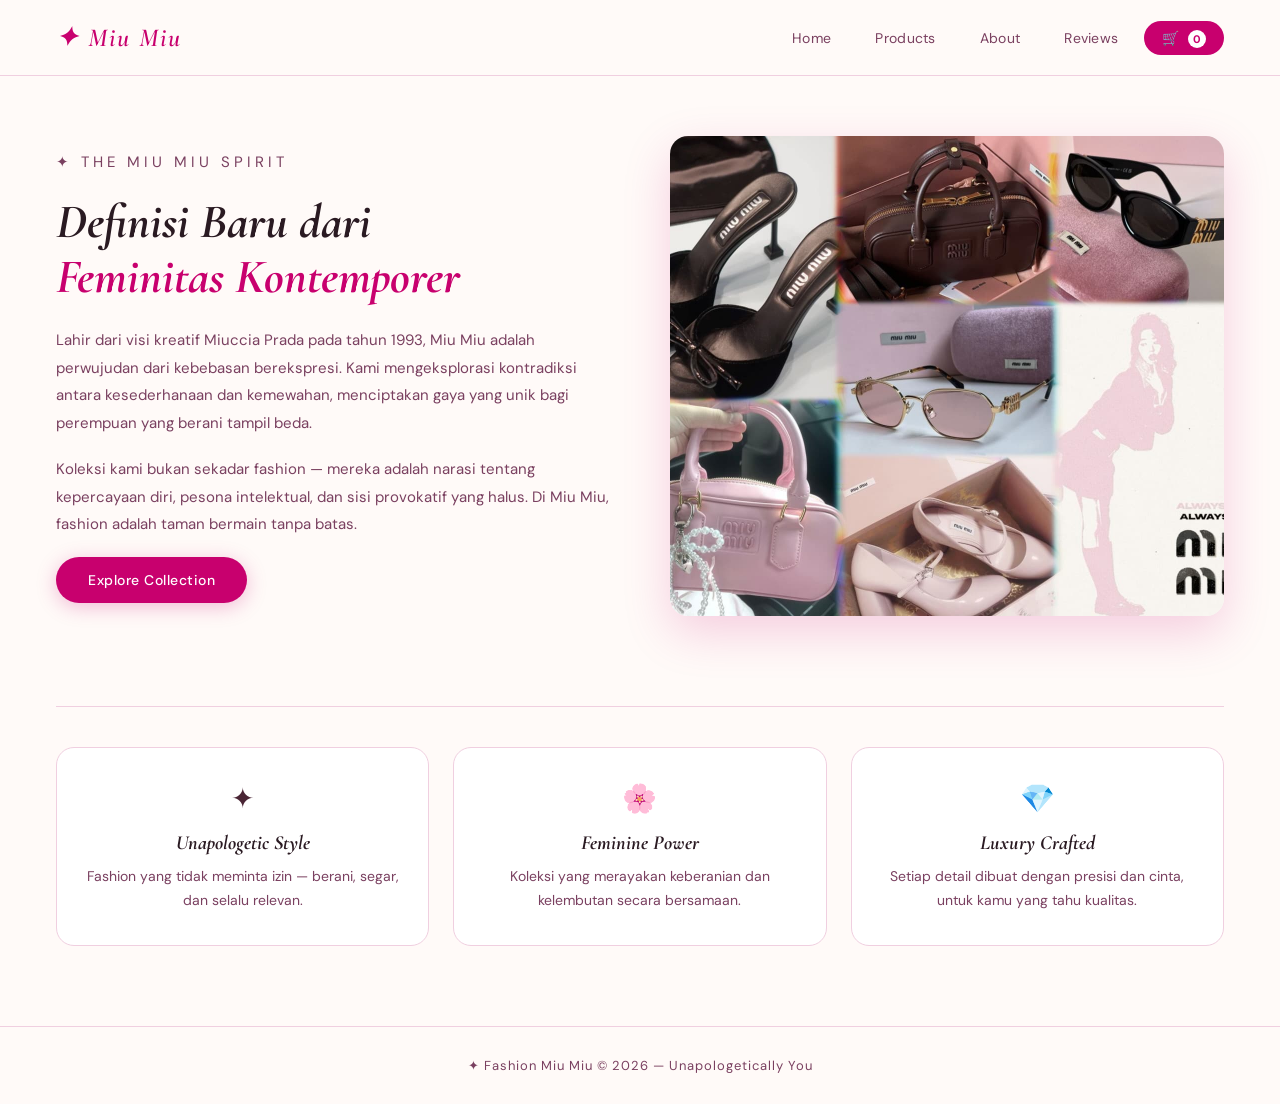
<file: About.html>
<!DOCTYPE html>
<html lang="id">
<head>
    <meta charset="UTF-8">
    <meta name="viewport" content="width=device-width, initial-scale=1.0">
    <title>About — Miu Miu</title>
    <link rel="stylesheet" href="Style.css">
    <link href="https://fonts.googleapis.com/css2?family=Cormorant+Garamond:ital,wght@0,400;0,600;1,400;1,600&family=DM+Sans:wght@300;400;500&display=swap" rel="stylesheet">
</head>
<body>
    <nav class="navbar">
        <div class="brand">✦ Miu Miu</div>
        <ul class="menu">
            <li><a href="index.html" class="nav-link">Home</a></li>
            <li><a href="My_Glasses.html" class="nav-link">Products</a></li>
            <li><a href="About.html" class="nav-link">About</a></li>
            <li><a href="Review.html" class="nav-link">Reviews</a></li>
            <li><a href="Cart.html" class="nav-link cart-icon">🛒 <span class="cart-count" id="cartCount">0</span></a></li>        </ul>
    </nav>

    <section class="about-page">
        <div class="about-hero">
            <div class="about-text-block">
                <p class="section-tag">✦ The Miu Miu Spirit</p>
                <h2>Definisi Baru dari<br><em>Feminitas Kontemporer</em></h2>
                <p>Lahir dari visi kreatif Miuccia Prada pada tahun 1993, Miu Miu adalah perwujudan dari kebebasan berekspresi. Kami mengeksplorasi kontradiksi antara kesederhanaan dan kemewahan, menciptakan gaya yang unik bagi perempuan yang berani tampil beda.</p>
                <p>Koleksi kami bukan sekadar fashion — mereka adalah narasi tentang kepercayaan diri, pesona intelektual, dan sisi provokatif yang halus. Di Miu Miu, fashion adalah taman bermain tanpa batas.</p>
                <a href="My_Glasses.html" class="btn-primary">Explore Collection</a>
            </div>
            <div class="about-img-block">
                <div class="about-img-frame">
                    <img src="Latar Depan.jpeg" alt="Miu Miu">
                </div>
            </div>
        </div>

        <div class="values-grid">
            <div class="value-card">
                <span class="val-icon">✦</span>
                <h4>Unapologetic Style</h4>
                <p>Fashion yang tidak meminta izin — berani, segar, dan selalu relevan.</p>
            </div>
            <div class="value-card">
                <span class="val-icon">🌸</span>
                <h4>Feminine Power</h4>
                <p>Koleksi yang merayakan keberanian dan kelembutan secara bersamaan.</p>
            </div>
            <div class="value-card">
                <span class="val-icon">💎</span>
                <h4>Luxury Crafted</h4>
                <p>Setiap detail dibuat dengan presisi dan cinta, untuk kamu yang tahu kualitas.</p>
            </div>
        </div>
    </section>

    <footer class="footer"><p>✦ Fashion Miu Miu &copy; 2026 — Unapologetically You</p></footer>
    <script>
        document.getElementById('cartCount').textContent = JSON.parse(localStorage.getItem('cart') || '[]').length;
    </script>
</body>
</html>
</file>
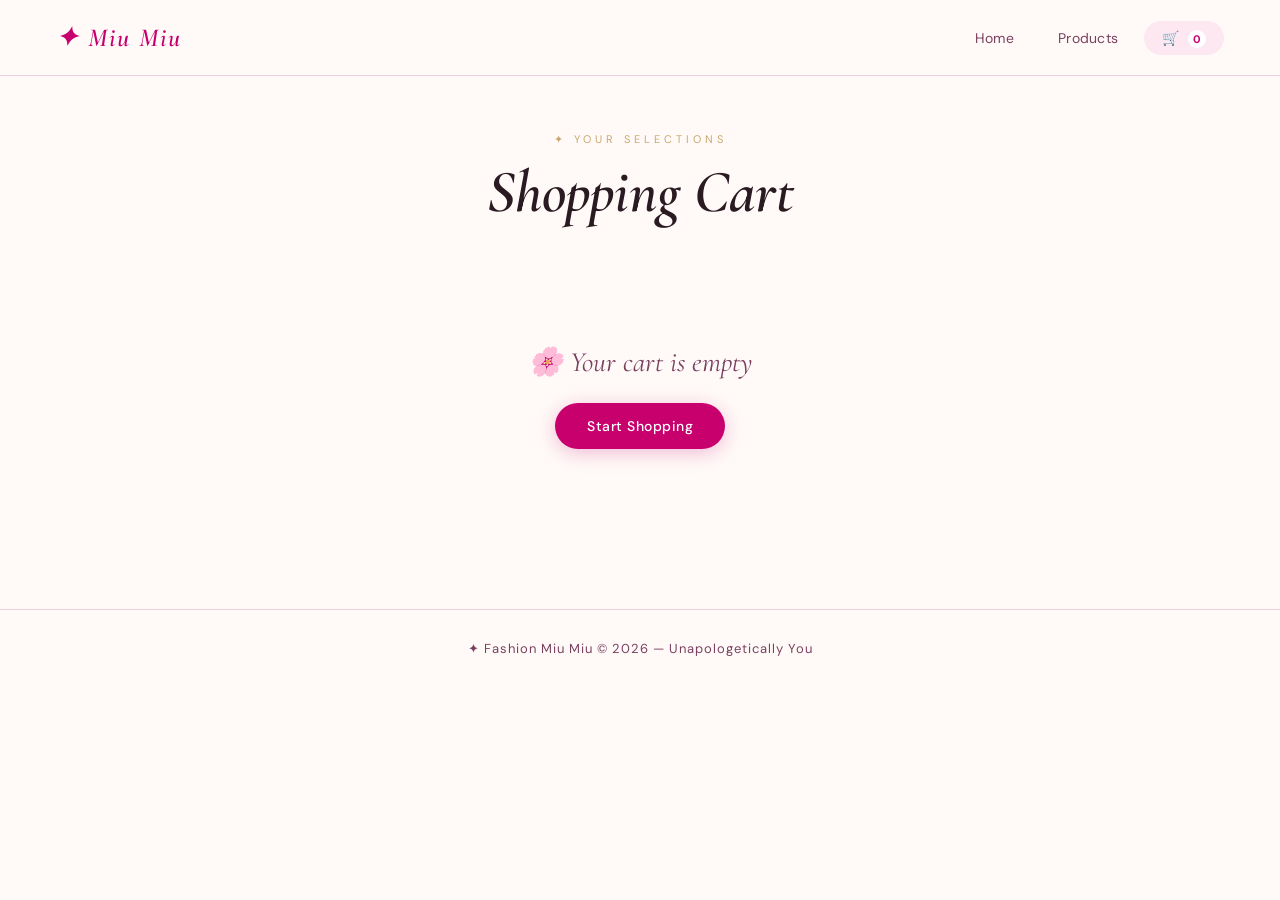
<file: Cart.html>
<!DOCTYPE html>
<html lang="id">
<head>
    <meta charset="UTF-8">
    <meta name="viewport" content="width=device-width, initial-scale=1.0">
    <title>Cart — Miu Miu</title>
    <link rel="stylesheet" href="Style.css">
    <link href="https://fonts.googleapis.com/css2?family=Cormorant+Garamond:ital,wght@0,400;0,600;1,400;1,600&family=DM+Sans:wght@300;400;500&display=swap" rel="stylesheet">
</head>
<body>
    <nav class="navbar">
        <div class="brand">✦ Miu Miu</div>
        <ul class="menu">
            <li><a href="Index.html" class="nav-link">Home</a></li>
            <li><a href="My_Glasses.html" class="nav-link">Products</a></li>
            <li><a href="Cart.html" class="nav-link cart-icon active">🛒 <span class="cart-count" id="cartCount">0</span></a></li>
        </ul>
    </nav>

    <section class="cart-page">
        <div class="page-header">
            <p class="section-tag">✦ Your Selections</p>
            <h2>Shopping Cart</h2>
        </div>

        <div class="cart-layout">
            <div class="cart-items" id="cartItems">
                <!-- Rendered by JS -->
            </div>

            <div class="cart-summary">
                <h3>Order Summary</h3>
                <div class="summary-row"><span>Subtotal</span><span id="subtotal">Rp0</span></div>
                <div class="summary-row"><span>Shipping</span><span>Free ✦</span></div>
                <div class="summary-divider"></div>
                <div class="summary-row total"><span>Total</span><span id="total">Rp0</span></div>
                <a href="Checkout.html" class="btn-primary full" id="checkoutBtn">Checkout →</a>
                <a href="My_Glasses.html" class="btn-ghost full" style="margin-top:10px">Continue Shopping</a>
            </div>
        </div>

        <div class="cart-empty" id="cartEmpty" style="display:none">
            <p>🌸 Your cart is empty</p>
            <a href="My_Glasses.html" class="btn-primary">Start Shopping</a>
        </div>
    </section>

    <footer class="footer"><p>✦ Fashion Miu Miu &copy; 2026 — Unapologetically You</p></footer>

    <script>
        function formatIDR(n) { return 'Rp' + n.toLocaleString('id-ID'); }

        function renderCart() {
            let cart = JSON.parse(localStorage.getItem('cart') || '[]');
            const container = document.getElementById('cartItems');
            const empty = document.getElementById('cartEmpty');
            const layout = document.querySelector('.cart-layout');
            document.getElementById('cartCount').textContent = cart.length;

            if (cart.length === 0) {
                layout.style.display = 'none';
                empty.style.display = 'block';
                return;
            }

            let total = 0;
            container.innerHTML = cart.map((item, i) => {
                total += item.price;
                return `
                <div class="cart-item">
                    <img src="${item.img}" alt="${item.name}">
                    <div class="cart-item-info">
                        <h4>${item.name}</h4>
                        <p class="price">${formatIDR(item.price)}</p>
                    </div>
                    <button class="remove-btn" onclick="removeItem(${i})">✕</button>
                </div>`;
            }).join('');

            document.getElementById('subtotal').textContent = formatIDR(total);
            document.getElementById('total').textContent = formatIDR(total);
        }

        function removeItem(i) {
            let cart = JSON.parse(localStorage.getItem('cart') || '[]');
            cart.splice(i, 1);
            localStorage.setItem('cart', JSON.stringify(cart));
            renderCart();
        }

        renderCart();
    </script>
</body>
</html>
</file>
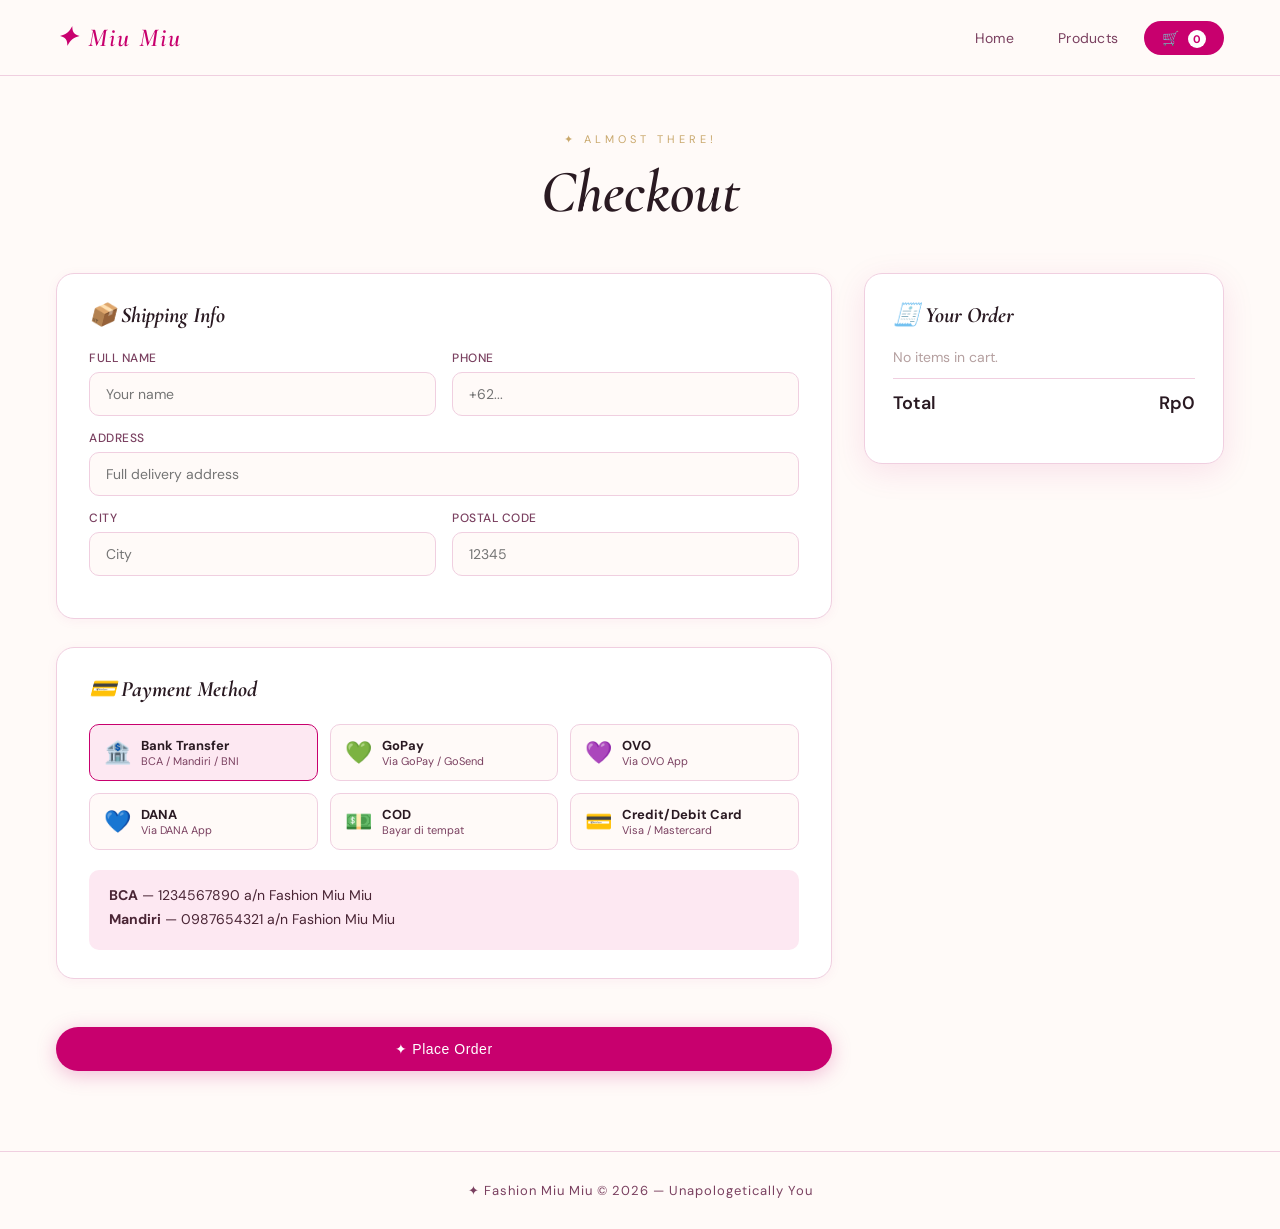
<file: Checkout.html>
<!DOCTYPE html>
<html lang="id">
<head>
    <meta charset="UTF-8">
    <meta name="viewport" content="width=device-width, initial-scale=1.0">
    <title>Checkout — Miu Miu</title>
    <link rel="stylesheet" href="Style.css">
    <link href="https://fonts.googleapis.com/css2?family=Cormorant+Garamond:ital,wght@0,400;0,600;1,400;1,600&family=DM+Sans:wght@300;400;500&display=swap" rel="stylesheet">
</head>
<body>
    <nav class="navbar">
        <div class="brand">✦ Miu Miu</div>
        <ul class="menu">
            <li><a href="Index.html" class="nav-link">Home</a></li>
            <li><a href="My_Glasses.html" class="nav-link">Products</a></li>
            <li><a href="Cart.html" class="nav-link cart-icon">🛒 <span class="cart-count" id="cartCount">0</span></a></li>
        </ul>
    </nav>

    <section class="checkout-page">
        <div class="page-header">
            <p class="section-tag">✦ Almost There!</p>
            <h2>Checkout</h2>
        </div>

        <div class="checkout-layout">
            <div class="checkout-form">
                <div class="form-section">
                    <h3>📦 Shipping Info</h3>
                    <div class="form-row">
                        <div class="form-group">
                            <label>Full Name</label>
                            <input type="text" id="name" placeholder="Your name">
                        </div>
                        <div class="form-group">
                            <label>Phone</label>
                            <input type="text" id="phone" placeholder="+62...">
                        </div>
                    </div>
                    <div class="form-group">
                        <label>Address</label>
                        <input type="text" id="address" placeholder="Full delivery address">
                    </div>
                    <div class="form-row">
                        <div class="form-group">
                            <label>City</label>
                            <input type="text" id="city" placeholder="City">
                        </div>
                        <div class="form-group">
                            <label>Postal Code</label>
                            <input type="text" id="postal" placeholder="12345">
                        </div>
                    </div>
                </div>

                <div class="form-section">
                    <h3>💳 Payment Method</h3>
                    <div class="payment-methods">
                        <label class="pay-option">
                            <input type="radio" name="payment" value="transfer" checked>
                            <div class="pay-card selected">
                                <span class="pay-icon">🏦</span>
                                <div><strong>Bank Transfer</strong><p>BCA / Mandiri / BNI</p></div>
                            </div>
                        </label>
                        <label class="pay-option">
                            <input type="radio" name="payment" value="gopay">
                            <div class="pay-card">
                                <span class="pay-icon">💚</span>
                                <div><strong>GoPay</strong><p>Via GoPay / GoSend</p></div>
                            </div>
                        </label>
                        <label class="pay-option">
                            <input type="radio" name="payment" value="ovo">
                            <div class="pay-card">
                                <span class="pay-icon">💜</span>
                                <div><strong>OVO</strong><p>Via OVO App</p></div>
                            </div>
                        </label>
                        <label class="pay-option">
                            <input type="radio" name="payment" value="dana">
                            <div class="pay-card">
                                <span class="pay-icon">💙</span>
                                <div><strong>DANA</strong><p>Via DANA App</p></div>
                            </div>
                        </label>
                        <label class="pay-option">
                            <input type="radio" name="payment" value="cod">
                            <div class="pay-card">
                                <span class="pay-icon">💵</span>
                                <div><strong>COD</strong><p>Bayar di tempat</p></div>
                            </div>
                        </label>
                        <label class="pay-option">
                            <input type="radio" name="payment" value="card">
                            <div class="pay-card">
                                <span class="pay-icon">💳</span>
                                <div><strong>Credit/Debit Card</strong><p>Visa / Mastercard</p></div>
                            </div>
                        </label>
                    </div>

                    <div class="payment-detail" id="detail-transfer">
                        <div class="bank-info">
                            <p><strong>BCA</strong> — 1234567890 a/n Fashion Miu Miu</p>
                            <p><strong>Mandiri</strong> — 0987654321 a/n Fashion Miu Miu</p>
                        </div>
                    </div>
                    <div class="payment-detail" id="detail-card" style="display:none">
                        <div class="form-group">
                            <label>Card Number</label>
                            <input type="text" placeholder="1234 5678 9012 3456" maxlength="19">
                        </div>
                        <div class="form-row">
                            <div class="form-group">
                                <label>Expiry</label>
                                <input type="text" placeholder="MM/YY" maxlength="5">
                            </div>
                            <div class="form-group">
                                <label>CVV</label>
                                <input type="text" placeholder="123" maxlength="3">
                            </div>
                        </div>
                    </div>
                </div>

                <button class="btn-primary full" onclick="placeOrder()">✦ Place Order</button>
            </div>

            <div class="order-review">
                <h3>🧾 Your Order</h3>
                <div id="orderItems"></div>
                <div class="summary-divider"></div>
                <div class="summary-row total"><span>Total</span><span id="orderTotal">Rp0</span></div>
            </div>
        </div>
    </section>

    <!-- Success Modal -->
    <div class="modal-overlay" id="successModal" style="display:none">
        <div class="modal-box">
            <div class="modal-icon">🌸</div>
            <h3>Order Placed!</h3>
            <p>Thank you! Your order is being processed.<br>We'll contact you shortly.</p>
            <a href="Struck.html" class="btn-primary" style="margin-top:16px;display:inline-block">Lihat Struk Belanja ✦</a>
        </div>
    </div>

    <footer class="footer"><p>✦ Fashion Miu Miu &copy; 2026 — Unapologetically You</p></footer>

    <script>
        function formatIDR(n) { return 'Rp' + n.toLocaleString('id-ID'); }

        var cart = JSON.parse(localStorage.getItem('cart') || '[]');
        document.getElementById('cartCount').textContent = cart.length;

        // Render order summary
        var total = 0;
        document.getElementById('orderItems').innerHTML = cart.map(function(item) {
            total += item.price;
            return '<div class="order-item"><img src="' + item.img + '" onerror="this.style.display=\'none\'"><span>' + item.name + '</span><strong>' + formatIDR(item.price) + '</strong></div>';
        }).join('') || '<p style="color:#b5a0a0;font-size:14px">No items in cart.</p>';
        document.getElementById('orderTotal').textContent = formatIDR(total);

        // Payment method toggle
        document.querySelectorAll('input[name="payment"]').forEach(function(radio) {
            radio.addEventListener('change', function() {
                document.querySelectorAll('.payment-detail').forEach(function(d) { d.style.display = 'none'; });
                var detail = document.getElementById('detail-' + this.value);
                if (detail) detail.style.display = 'block';
                document.querySelectorAll('.pay-card').forEach(function(c) { c.classList.remove('selected'); });
                this.closest('.pay-option').querySelector('.pay-card').classList.add('selected');
            });
        });

        function placeOrder() {
            var name    = document.getElementById('name').value.trim();
            var phone   = document.getElementById('phone').value.trim();
            var address = document.getElementById('address').value.trim();
            var city    = document.getElementById('city').value.trim();
            var postal  = document.getElementById('postal').value.trim();
            var payEl   = document.querySelector('input[name="payment"]:checked');
            var payment = payEl ? payEl.value : 'transfer';

            if (!name || !address) {
                alert('Mohon isi nama dan alamat pengiriman.');
                return;
            }
            if (cart.length === 0) {
                alert('Keranjang kamu kosong!');
                return;
            }

            // Save order snapshot so Struck.html can read it
            var orderData = {
                name: name, phone: phone, address: address,
                city: city, postal: postal, payment: payment,
                items: cart, total: total,
                date: new Date().toISOString()
            };
            localStorage.setItem('miumiu_last_order', JSON.stringify(orderData));
            localStorage.removeItem('cart');
            document.getElementById('cartCount').textContent = '0';

            document.getElementById('successModal').style.display = 'flex';
        }
    </script>
</body>
</html>
</file>
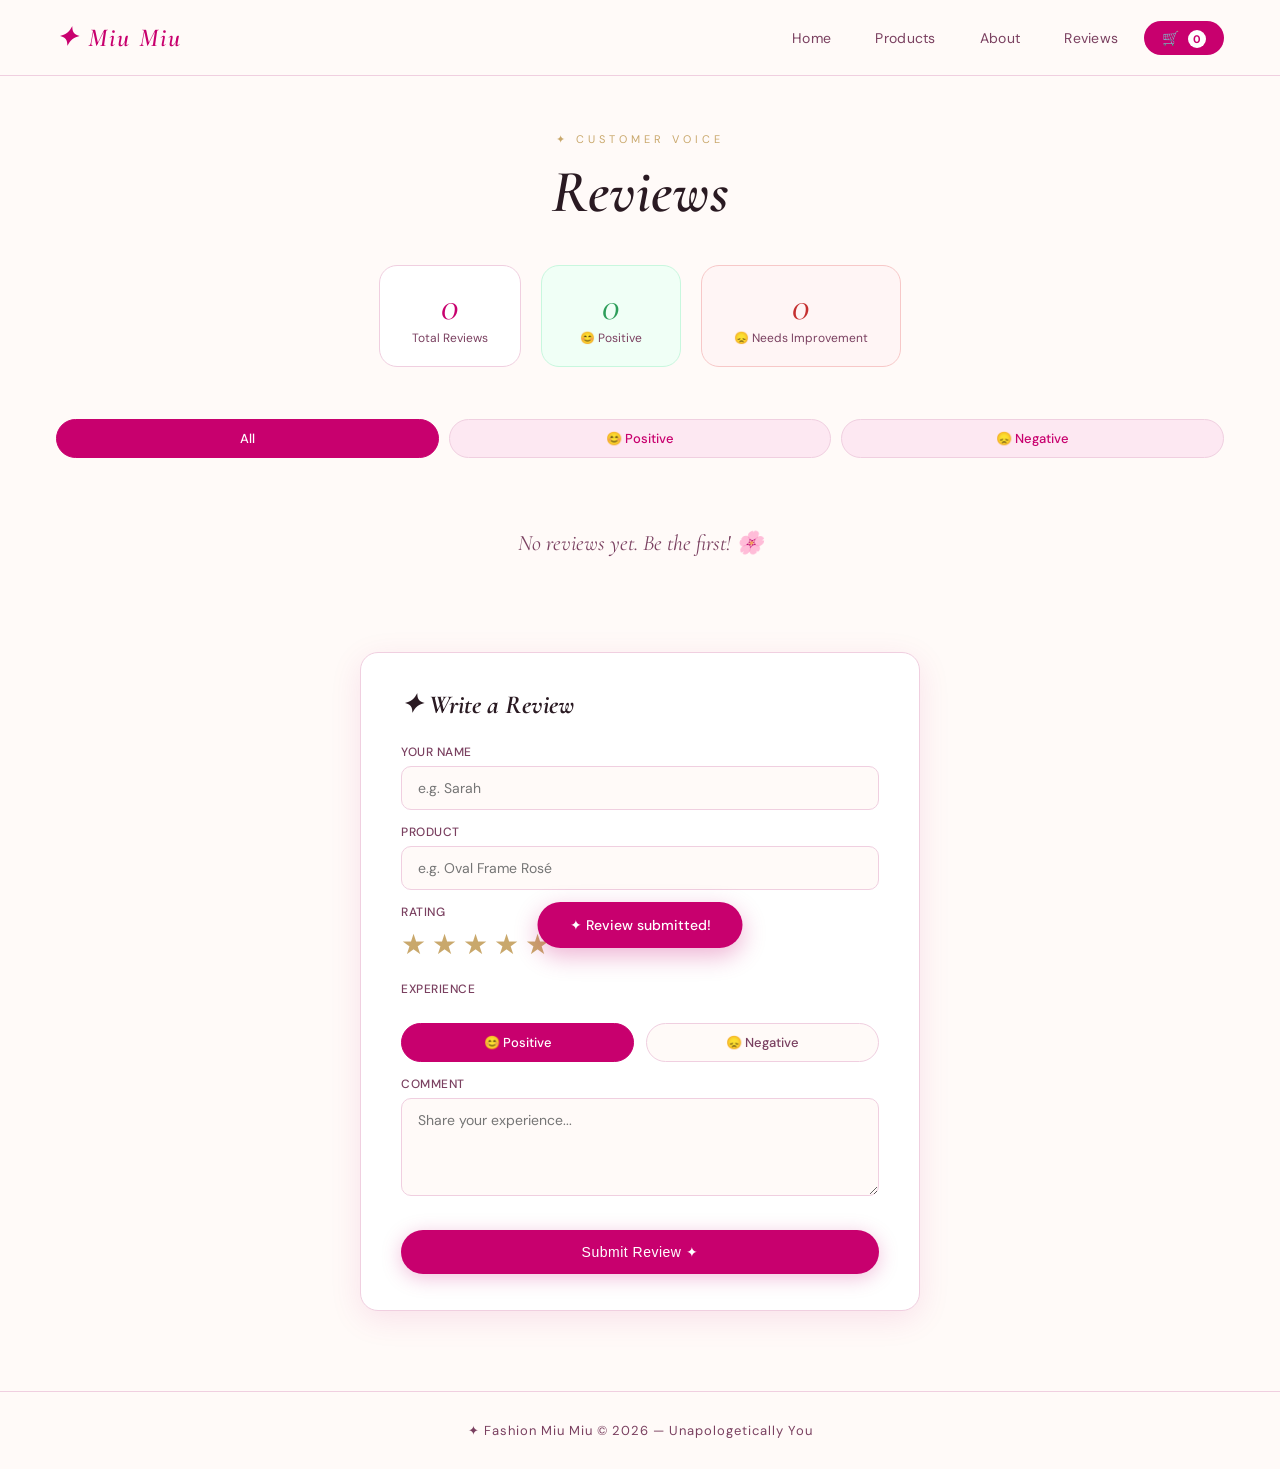
<file: Review.html>
<!DOCTYPE html>
<html lang="id">
<head>
    <meta charset="UTF-8">
    <meta name="viewport" content="width=device-width, initial-scale=1.0">
    <title>Reviews — Miu Miu</title>
    <link rel="stylesheet" href="Style.css">
    <link href="https://fonts.googleapis.com/css2?family=Cormorant+Garamond:ital,wght@0,400;0,600;1,400;1,600&family=DM+Sans:wght@300;400;500&display=swap" rel="stylesheet">
</head>
<body>
    <nav class="navbar">
        <div class="brand">✦ Miu Miu</div>
        <ul class="menu">
            <li><a href="Index.html" class="nav-link">Home</a></li>
            <li><a href="My_Glasses.html" class="nav-link">Products</a></li>
            <li><a href="About.html" class="nav-link">About</a></li>
            <li><a href="Review.html" class="nav-link">Reviews</a></li>
            <li><a href="Cart.html" class="nav-link cart-icon">🛒 <span class="cart-count" id="cartCount">0</span></a></li>        </ul>
    </nav>

    <section class="review-page">
        <div class="page-header">
            <p class="section-tag">✦ Customer Voice</p>
            <h2>Reviews</h2>
        </div>

        <!-- Stats Bar -->
        <div class="review-stats">
            <div class="stat-box">
                <span class="stat-num" id="totalCount">0</span>
                <span class="stat-label">Total Reviews</span>
            </div>
            <div class="stat-box positive">
                <span class="stat-num" id="goodCount">0</span>
                <span class="stat-label">😊 Positive</span>
            </div>
            <div class="stat-box negative">
                <span class="stat-num" id="badCount">0</span>
                <span class="stat-label">😞 Needs Improvement</span>
            </div>
        </div>

        <!-- Filter Tabs -->
        <div class="review-tabs">
            <button class="tab-btn active" onclick="filterReviews('all', this)">All</button>
            <button class="tab-btn" onclick="filterReviews('positive', this)">😊 Positive</button>
            <button class="tab-btn" onclick="filterReviews('negative', this)">😞 Negative</button>
        </div>

        <!-- Review Cards -->
        <div class="review-grid" id="reviewList"></div>

        <!-- Write Review Form -->
        <div class="review-form-wrap">
            <h3>✦ Write a Review</h3>
            <div class="form-group">
                <label>Your Name</label>
                <input type="text" id="rName" placeholder="e.g. Sarah">
            </div>
            <div class="form-group">
                <label>Product</label>
                <input type="text" id="rProduct" placeholder="e.g. Oval Frame Rosé">
            </div>

            <!-- Star Rating -->
            <div class="form-group">
                <label>Rating</label>
                <div class="star-picker" id="starPicker">
                    <span onclick="setStar(1)">★</span>
                    <span onclick="setStar(2)">★</span>
                    <span onclick="setStar(3)">★</span>
                    <span onclick="setStar(4)">★</span>
                    <span onclick="setStar(5)">★</span>
                </div>
            </div>

            <!-- Sentiment Toggle -->
            <div class="form-group">
                <label>Experience</label>
                <div class="sentiment-toggle">
                    <button class="sent-btn active" id="sentGood" onclick="setSentiment('positive', this)">😊 Positive</button>
                    <button class="sent-btn" id="sentBad" onclick="setSentiment('negative', this)">😞 Negative</button>
                </div>
            </div>

            <div class="form-group">
                <label>Comment</label>
                <textarea id="rComment" rows="4" placeholder="Share your experience..."></textarea>
            </div>

            <button class="btn-primary" onclick="submitReview()">Submit Review ✦</button>
        </div>
    </section>

    <div class="toast" id="toast">✦ Review submitted!</div>
    <footer class="footer"><p>✦ Fashion Miu Miu &copy; 2026 — Unapologetically You</p></footer>

    <script>
        let selectedStar = 5;
        let selectedSentiment = 'positive';
        let currentFilter = 'all';

        document.getElementById('cartCount').textContent = JSON.parse(localStorage.getItem('cart') || '[]').length;

        function setStar(n) {
            selectedStar = n;
            document.querySelectorAll('#starPicker span').forEach((s, i) => {
                s.classList.toggle('active', i < n);
            });
        }
        setStar(5);

        function setSentiment(type, btn) {
            selectedSentiment = type;
            document.querySelectorAll('.sent-btn').forEach(b => b.classList.remove('active'));
            btn.classList.add('active');
        }

        function getReviews() {
            return JSON.parse(localStorage.getItem('miumiu_reviews') || '[]');
        }

        function saveReviews(reviews) {
            localStorage.setItem('miumiu_reviews', JSON.stringify(reviews));
        }

        function renderReviews(filter) {
            let reviews = getReviews();
            const list = document.getElementById('reviewList');
            const filtered = filter === 'all' ? reviews : reviews.filter(r => r.sentiment === filter);

            document.getElementById('totalCount').textContent = reviews.length;
            document.getElementById('goodCount').textContent = reviews.filter(r => r.sentiment === 'positive').length;
            document.getElementById('badCount').textContent = reviews.filter(r => r.sentiment === 'negative').length;

            if (filtered.length === 0) {
                list.innerHTML = '<p class="no-reviews">No reviews yet. Be the first! 🌸</p>';
                return;
            }

            list.innerHTML = filtered.map((r, i) => {
                const stars = '★'.repeat(r.rating) + '☆'.repeat(5 - r.rating);
                const badge = r.sentiment === 'positive'
                    ? '<span class="sent-badge positive">😊 Positive</span>'
                    : '<span class="sent-badge negative">😞 Negative</span>';
                return `
                <div class="review-card ${r.sentiment}">
                    <div class="review-top">
                        <div>
                            <strong>${r.name}</strong>
                            <small>${r.product}</small>
                        </div>
                        ${badge}
                    </div>
                    <div class="stars-display">${stars}</div>
                    <p>${r.comment}</p>
                    <div class="review-footer">
                        <small>${r.date}</small>
                        <button class="del-btn" onclick="deleteReview(${reviews.indexOf(r)})">✕</button>
                    </div>
                </div>`;
            }).join('');
        }

        function filterReviews(type, btn) {
            currentFilter = type;
            document.querySelectorAll('.tab-btn').forEach(b => b.classList.remove('active'));
            btn.classList.add('active');
            renderReviews(type);
        }

        function deleteReview(i) {
            let reviews = getReviews();
            reviews.splice(i, 1);
            saveReviews(reviews);
            renderReviews(currentFilter);
        }

        function submitReview() {
            const name = document.getElementById('rName').value.trim();
            const product = document.getElementById('rProduct').value.trim();
            const comment = document.getElementById('rComment').value.trim();
            if (!name || !comment) { alert('Please fill in your name and comment.'); return; }

            const reviews = getReviews();
            reviews.unshift({
                name, product: product || 'Miu Miu Product',
                rating: selectedStar,
                sentiment: selectedSentiment,
                comment,
                date: new Date().toLocaleDateString('id-ID', { day:'numeric', month:'long', year:'numeric' })
            });
            saveReviews(reviews);

            // Reset
            document.getElementById('rName').value = '';
            document.getElementById('rProduct').value = '';
            document.getElementById('rComment').value = '';
            setStar(5);
            setSentiment('positive', document.getElementById('sentGood'));

            const toast = document.getElementById('toast');
            toast.classList.add('show');
            setTimeout(() => toast.classList.remove('show'), 2500);
            renderReviews(currentFilter);
        }

        renderReviews('all');
    </script>
</body>
</html>
</file>
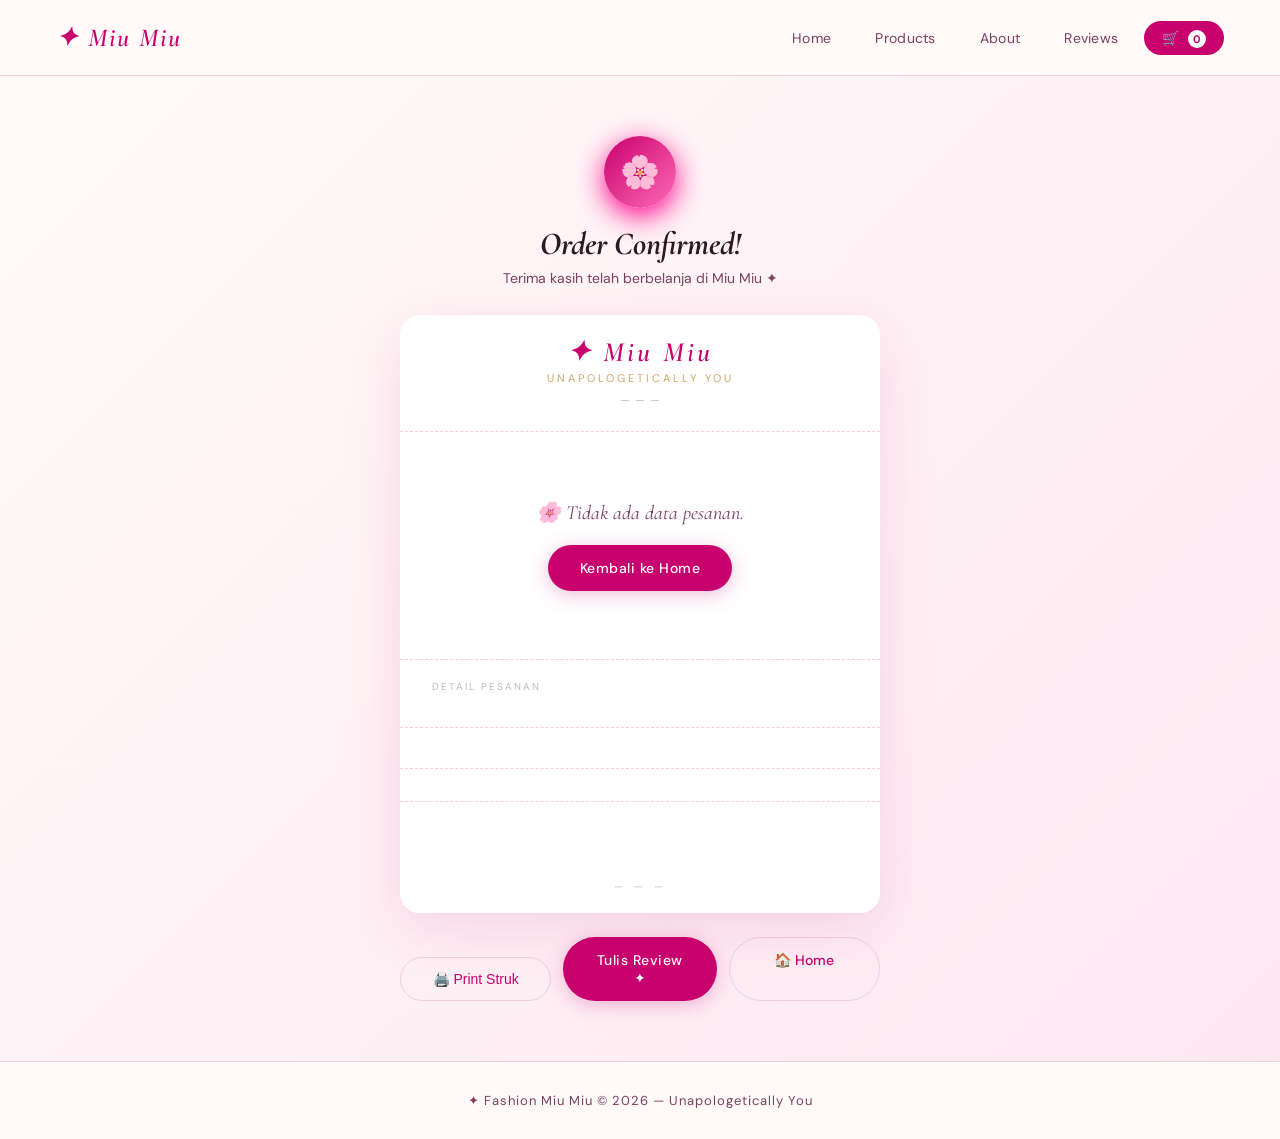
<file: Struck.html>
<!DOCTYPE html>
<html lang="id">
<head>
    <meta charset="UTF-8">
    <meta name="viewport" content="width=device-width, initial-scale=1.0">
    <title>Struk Belanja — Miu Miu</title>
    <link rel="stylesheet" href="Style.css">
    <link href="https://fonts.googleapis.com/css2?family=Cormorant+Garamond:ital,wght@0,400;0,600;1,400;1,600&family=DM+Sans:wght@300;400;500&display=swap" rel="stylesheet">
    <style>
    </style>
</head>
<body>
    <nav class="navbar">
        <div class="brand">✦ Miu Miu</div>
        <ul class="menu">
            <li><a href="Index.html" class="nav-link">Home</a></li>
            <li><a href="My_Glasses.html" class="nav-link">Products</a></li>
            <li><a href="About.html" class="nav-link">About</a></li>
            <li><a href="Review.html" class="nav-link">Reviews</a></li>
            <li><a href="Cart.html" class="nav-link cart-icon">🛒 <span class="cart-count" id="cartCount">0</span></a></li>
        </ul>
    </nav>

    <div class="receipt-page">
        <div class="receipt-wrapper">

            <div class="receipt-success-banner">
                <div class="success-icon">🌸</div>
                <h2>Order Confirmed!</h2>
                <p>Terima kasih telah berbelanja di Miu Miu ✦</p>
            </div>

            <div class="receipt-card" id="receiptCard">
                <div class="receipt-header">
                    <div class="receipt-brand">✦ Miu Miu</div>
                    <div class="receipt-tagline">Unapologetically You</div>
                    <div class="receipt-no" id="receiptNo">— — —</div>
                </div>

                <div class="receipt-info" id="receiptInfo">
                    <!-- filled by JS -->
                </div>

                <div class="receipt-items">
                    <div class="receipt-items-title">Detail Pesanan</div>
                    <div id="receiptItems">
                        <!-- filled by JS -->
                    </div>
                </div>

                <div class="receipt-totals" id="receiptTotals">
                    <!-- filled by JS -->
                </div>

                <div class="receipt-payment" id="receiptPayment">
                    <!-- filled by JS -->
                </div>

                <div class="receipt-barcode">
                    <div class="barcode-lines" id="barcode"></div>
                    <div class="barcode-text" id="barcodeText">— — —</div>
                </div>
            </div>

            <div class="receipt-actions">
                <button class="btn-ghost print-btn" onclick="window.print()">🖨️ Print Struk</button>
                <a href="Review.html" class="btn-primary">Tulis Review ✦</a>
                <a href="Index.html" class="btn-ghost" style="flex:1;min-width:140px;text-align:center">🏠 Home</a>
            </div>

        </div>
    </div>

    <footer class="footer"><p>✦ Fashion Miu Miu &copy; 2026 — Unapologetically You</p></footer>

    <script>
        // Cart count (will be 0 after order, that's fine)
        document.getElementById('cartCount').textContent = JSON.parse(localStorage.getItem('cart') || '[]').length;

        function formatIDR(n) { return 'Rp' + n.toLocaleString('id-ID'); }

        // Load order data saved at checkout
        const order = JSON.parse(localStorage.getItem('miumiu_last_order') || 'null');

        if (!order || !order.items || order.items.length === 0) {
            // No order data — show fallback
            document.getElementById('receiptInfo').innerHTML = '<div class="empty-receipt" style="grid-column:1/-1"><p>🌸 Tidak ada data pesanan.</p><a href="Index.html" class="btn-primary">Kembali ke Home</a></div>';
            document.getElementById('receiptItems').innerHTML = '';
            document.getElementById('receiptTotals').innerHTML = '';
            document.getElementById('receiptPayment').innerHTML = '';
        } else {
            // Order number
            const orderNo = 'MIU-' + Date.now().toString().slice(-8).toUpperCase();
            document.getElementById('receiptNo').textContent = 'No. ' + orderNo;

            // Barcode visual
            const barcode = document.getElementById('barcode');
            const pattern = [3,6,2,8,4,7,2,5,9,3,6,2,8,3,7,5,4,8,2,6,3,9,5,7,3,6,4,8];
            barcode.innerHTML = pattern.map(h =>
                `<div style="width:${Math.random()>0.5?2:3}px;height:${h*4+10}px;opacity:${0.7+Math.random()*0.3}"></div>`
            ).join('');
            document.getElementById('barcodeText').textContent = orderNo;

            // Info
            const paymentLabels = {
                transfer: '🏦 Bank Transfer',
                gopay: '💚 GoPay',
                ovo: '💜 OVO',
                dana: '💙 DANA',
                cod: '💵 COD',
                card: '💳 Credit/Debit Card'
            };
            const payLabel = paymentLabels[order.payment] || order.payment;
            const dateStr = new Date().toLocaleDateString('id-ID', { day:'numeric', month:'long', year:'numeric' });
            const timeStr = new Date().toLocaleTimeString('id-ID', { hour:'2-digit', minute:'2-digit' });

            document.getElementById('receiptInfo').innerHTML = `
                <div class="info-row"><label>Nama</label><span>${order.name}</span></div>
                <div class="info-row"><label>Tanggal</label><span>${dateStr}</span></div>
                <div class="info-row"><label>Telepon</label><span>${order.phone || '-'}</span></div>
                <div class="info-row"><label>Waktu</label><span>${timeStr}</span></div>
                <div class="info-row" style="grid-column:1/-1"><label>Alamat Pengiriman</label><span>${order.address}${order.city ? ', ' + order.city : ''}${order.postal ? ' ' + order.postal : ''}</span></div>
            `;

            // Items
            let subtotal = 0;
            document.getElementById('receiptItems').innerHTML = order.items.map(item => {
                subtotal += item.price;
                return `
                <div class="receipt-item">
                    <img src="${item.img}" alt="${item.name}" onerror="this.style.display='none'">
                    <div class="receipt-item-name">${item.name}</div>
                    <div class="receipt-item-price">${formatIDR(item.price)}</div>
                </div>`;
            }).join('');

            // Totals
            document.getElementById('receiptTotals').innerHTML = `
                <div class="total-row"><span>Subtotal (${order.items.length} item)</span><span>${formatIDR(subtotal)}</span></div>
                <div class="total-row"><span>Ongkos Kirim</span><span style="color:#2e9e5a">Gratis ✦</span></div>
                <div class="total-row grand"><span>Total</span><span>${formatIDR(subtotal)}</span></div>
            `;

            // Payment
            document.getElementById('receiptPayment').innerHTML = `
                <div style="margin-bottom:8px;font-size:11px;color:#bbb;text-transform:uppercase;letter-spacing:1.5px">Metode Pembayaran</div>
                <div class="payment-badge">${payLabel}</div>
                <div style="margin-top:12px;font-size:12px;color:var(--mid)">Status: <strong style="color:#2e9e5a">✓ Dikonfirmasi</strong></div>
            `;
        }
    </script>
</body>
</html>
</file>
<file: Style.css>
/* =========================================
   FASHION MIU MIU — LUXURY CUTE STYLESHEET
   ========================================= */
/*Fungsi root:Menyimpan warna, font, ukuran, shadow, Supaya bisa dipakai ulang*/
:root {
    --rose:    #c8006e;
    --rose-lt: #f7c5df;
    --rose-bg: #fff0f7;
    --blush:   #fde8f2;
    --cream:   #fffaf8;
    --dark:    #2a1a22;
    --mid:     #7a4060;
    --text:    #4a2535;
    --border:  #f0cfe0;
    --gold:    #c9a86c;
    --font-display: 'Cormorant Garamond', serif; /*untuk judul (lebih elegan & mewah)*/
    --font-body: 'DM Sans', sans-serif; /*untuk isi teks (lebih simple & mudah dibaca)*/
    --shadow: 0 8px 32px rgba(200, 0, 110, 0.10); /*bayangan normal*/
    --shadow-hover: 0 16px 48px rgba(200, 0, 110, 0.18); /*bayangan saat hover (lebih dalam)*/
    --radius: 18px; /*untuk box besar*/
    --radius-sm: 10px; /*untuk elemen kecil*/
}

/*Fungsi Menghapus jarak luar otomatis dari elemen, Menghapus jarak dalam elemen, Mengatur cara menghitung ukuran elemen*/
* { margin: 0; padding: 0; box-sizing: border-box; } 

/*Fungsi body:Mengatur jenis font untuk seluruh teks, warna background halaman, warna teks utama,tinggi minimal halaman*/
body {
    font-family: var(--font-body);
    background: var(--cream);
    color: var(--text);
    min-height: 100vh;
}

/* =========================================
   NAVBAR
   ========================================= */
/*Fungsi isi Navbar:display: flex → bikin isi sejajar horizontal,
Rata tengah secara vertikal,Memberi jarak antar elemen,Memberi ruang di dalam navbar,Warna background transparan,Efek blur di belakang navbar,Garis tipis di bawah navbar,Navbar “menempel” saat scroll,Posisi nempel di paling atas,Mengatur lapisan (layer)*/
.navbar {
    display: flex;
    align-items: center; 
    justify-content: space-between;
    padding: 22px 56px;
    background: rgba(255, 250, 248, 0.92);
    backdrop-filter: blur(12px);
    border-bottom: 1px solid var(--border);
    position: sticky;
    top: 0;
    z-index: 100;
}

/*fungsi:Mengatur font khusus untuk brand,Mengatur ukuran teks,Ketebalan teks,Warna brand,Jarak antar huruf,Membuat teks miring*/
.brand {
    font-family: var(--font-display);
    font-size: 26px;
    font-weight: 600;
    color: var(--rose);
    letter-spacing: 2px;
    font-style: italic;
}

/*fungsi:Mengubah layout jadi horizontal (ke samping),Memberi jarak antar menu,Menghilangkan tanda default list,Rata tengah secara vertikal*/
.menu {
    display: flex;
    gap: 8px;
    list-style: none;
    align-items: center;
}

/*fungsi:Menghilangkan garis bawah pada link,Warna teks link,Ukuran teks,Ketebalan normal,Area dalam link (biar bisa diklik lebih luas),Membuat bentuk oval / pill,Animasi halus,Jarak antar huruf sedikit direnggangkan*/
.nav-link {
    text-decoration: none;
    color: var(--mid);
    font-size: 14px;
    font-weight: 400;
    padding: 8px 18px;
    border-radius: 50px;
    transition: all 0.25s;
    letter-spacing: 0.3px;
}

/*Aktif saat kursor diarahkan ke menu,Menandakan halaman yang sedang dibuka,Memberi warna background saat hover/active,Mengubah warna teks,Sedikit lebih tebal dari normal*/
.nav-link:hover, .nav-link.active {
    background: var(--blush);
    color: var(--rose);
    font-weight: 500;
}

/*Memberi warna background utama,Warna teks jadi putih + dipaksa,Membuat teks sedikit lebih tebal,Ini yang paling penting untuk fitur tambahan*/
.cart-icon {
    background: var(--rose);
    color: #fff !important;
    font-weight: 500;
    position: relative;
}

/*ktif saat kursor diarahkan ke icon cart,Mengubah warna background saat hover,Warna teks tetap putih*/
.cart-icon:hover { background: #a00058 !important; color: #fff; }

/*Menggabungkan flex + inline,Rata tengah vertikal,Rata tengah horizontal,Background putih,Warna angka,Membuat bentuk lingkaran,Ukuran badge,Ukuran angka,Teks tebal,Jarak dari icon*/
.cart-count {
    display: inline-flex;
    align-items: center;
    justify-content: center;
    background: #fff;
    color: var(--rose);
    border-radius: 50%;
    width: 18px;
    height: 18px;
    font-size: 11px;
    font-weight: 700;
    margin-left: 4px;
}

/* =========================================
   HERO
   ========================================= */
/*Fungsi:Membagi layout jadi kolom/baris,Membagi jadi 2 kolom sama besar,Tinggi minimal hampir full layar,Jarak dalam,Jarak antar kolom,Rata tengah vertikal,Background gradasi miring,Menyembunyikan elemen yang keluar dari area*/
.hero {
    display: grid;
    grid-template-columns: 1fr 1fr;
    min-height: 88vh;
    padding: 60px 56px;
    gap: 40px;
    align-items: center;
    background: linear-gradient(135deg, var(--cream) 60%, var(--blush));
    position: relative;
    overflow: hidden;
}

/*Posisi bebas (tidak ikut layout),Ukuran besar (dekorasi background),Gradasi melingkar,Diposisikan keluar sedikit dari layar,Tidak bisa diklik*/
.hero-bg-blob {
    position: absolute;
    width: 500px;
    height: 500px;
    background: radial-gradient(circle, rgba(247,197,223,0.5) 0%, transparent 70%);
    right: -100px;
    top: -100px;
    pointer-events: none;
}

/*Teks kecil (label),Huruf renggang,Warna emas,Semua huruf jadi besar,Jarak ke bawah*/
.hero-tag {
    font-size: 12px;
    letter-spacing: 4px;
    color: var(--gold);
    text-transform: uppercase;
    margin-bottom: 18px;
}

/*Pakai font elegan (display font),Ukuran responsif otomatisJarak antar baris sangat rapat,Warna gelap untuk kontras,Jarak ke bawah (biar tidak mepet deskripsi)*/
.hero-content h1 {
    font-family: var(--font-display);
    font-size: clamp(52px, 6vw, 80px);
    line-height: 1.05;
    color: var(--dark);
    margin-bottom: 24px;
}

/*Untuk menonjolkan kata tertentu,Kata “Style” jadi pink + miring,Lebih menarik perhatian*/
.hero-content h1 em {
    color: var(--rose);
    font-style: italic;
}

/*Ukuran nyaman dibaca,Jarak antar baris longgar,Membatasi lebar teks,Warna lebih soft dari judul*/
.hero-desc {
    font-size: 16px;
    line-height: 1.8;
    color: var(--mid);
    max-width: 440px;
    margin-bottom: 36px;
}

/*Tombol sejajar ke samping,Jarak antar tombol,Kalau layar kecil → turun ke bawah*/
.hero-btns { display: flex; gap: 16px; flex-wrap: wrap; }

/*Tempat untuk gambar produk,flex → gambar di tengah,position: relative → untuk elemen dekorasi*/
.hero-visual {
    position: relative;
    display: flex;
    align-items: center;
    justify-content: center;
}

/*Membuat lingkaran,Diletakkan bebas di belakang gambar,Di belakang elemen lain,Warna pink soft*/
.hero-circle {
    position: absolute;
    width: 420px;
    height: 420px;
    border-radius: 50%;
    background: var(--blush);
    z-index: 0;
}

/*Jadi acuan untuk elemen di dalamnya (misalnya tag),Supaya gambar di atas background (misalnya lingkaran sebelumnya),Ukuran gambar tetap (portrait),Sudut membulat,Memotong isi yang keluar,Bayangan*/
.hero-img-wrap {
    position: relative;
    z-index: 1;
    width: 320px;
    height: 420px;
    border-radius: var(--radius);
    overflow: hidden;
    box-shadow: var(--shadow-hover);
}

/*Gambar memenuhi containe,Gambar otomatis menyesuaikan,Animasi halus saat zoom*/
.hero-img-wrap img {
    width: 100%;
    height: 100%;
    object-fit: cover;
    transition: transform 0.5s;
}

/*Saat hover:Gambar sedikit membesar*/
.hero-img-wrap:hover img { transform: scale(1.04); }

/*NEW:bisa ditempatkan bebas di atas gambar,Putih → kontras dengan gambar,Warna brand,Bentuk oval (pill),Bayangan halus,Di atas gambar*/
.floating-tag {
    position: absolute;
    background: #fff;
    color: var(--rose);
    font-size: 12px;
    font-weight: 600;
    padding: 8px 18px;
    border-radius: 50px;
    box-shadow: 0 4px 16px rgba(200,0,110,0.12);
    letter-spacing: 1px;
    z-index: 2;
}

/*Mengatur posisi masing-masing tag*/
.tag1 { top: 60px; right: 0; }
.tag2 { bottom: 80px; left: 0; }

/* =========================================
   BUTTONS
   ========================================= */
/*Bisa dipakai untuk berbagai kebutuhan,Warna utama brand (pink),Teks putih,Hilangkan garis bawah (kalau pakai <a>),Ukuran tombol,Bentuk oval / pill,Teks jelas tapi tetap elegan,Huruf sedikit renggang,Hilangkan border default,Saat hover → cursor jadi tangan,Animasi halus,Bayangan*/
.btn-primary {
    display: inline-block;
    background: var(--rose);
    color: #fff;
    text-decoration: none;
    padding: 14px 32px;
    border-radius: 50px;
    font-size: 14px;
    font-weight: 500;
    letter-spacing: 0.5px;
    border: none;
    cursor: pointer;
    transition: all 0.25s;
    box-shadow: 0 4px 20px rgba(200,0,110,0.25);
}

/*Warna lebih gelap saat hover,Tombol naik sedikit,Bayangan makin dalam*/
.btn-primary:hover {
    background: #a00058;
    transform: translateY(-2px);
    box-shadow: 0 8px 28px rgba(200,0,110,0.35);
}

/*Tombol jadi selebar container Biasanya dipakai untuk:Checkout,Form submit*/
.btn-primary.full { width: 100%; text-align: center; }

/*Bisa dipakai untuk <a> atau <button>,Tidak ada background,Warna teks pakai warna brand,Ukuran tombol,Bentuk oval (pill),Garis luar tombol,Menandakan bisa diklik,Animasi halus saat hover*/
.btn-ghost {
    display: inline-block;
    background: transparent;
    color: var(--rose);
    text-decoration: none;
    padding: 13px 30px;
    border-radius: 50px;
    font-size: 14px;
    font-weight: 500;
    border: 1.5px solid var(--border);
    cursor: pointer;
    transition: all 0.25s;
}

/*Border berubah jadi warna brand,Background muncul saat hover*/
.btn-ghost:hover {
    border-color: var(--rose);
    background: var(--blush);
}

/*Tombol jadi lebar penuh,Cocok untuk:Form,Checkout alternatif*/
.btn-ghost.full { width: 100%; text-align: center; }

/* =========================================
   SECTION SHARED
   ========================================= */
/*ni label kecil di atas judul,Ukuran kecil (bukan fokus utama),Huruf renggang,Warna emas,Semua huruf besar,Jarak ke bawah*/
.section-tag {
    font-size: 11px;
    letter-spacing: 4px;
    color: var(--gold);
    text-transform: uppercase;
    margin-bottom: 10px;
}

/*Semua isi di tengah dipakai untuk: Judul section Landing page,Jarak dalam Atas: 56px Kiri kanan: 40px Bawah: 32px*/
.page-header {
    text-align: center;
    padding: 56px 40px 32px;
}

/*font-family,Ukuran responsif otomatis Min: 36px Ideal: 5% layar Max: 60px,Warna gelap,Teks miring,Semi-bold*/
.page-header h2 {
    font-family: var(--font-display);
    font-size: clamp(36px, 5vw, 60px);
    color: var(--dark);
    font-style: italic;
    font-weight: 600;
}

/* =========================================
   CATEGORIES (Homepage)
   ========================================= */
/*Memberi ruang besar di dalam section,Semua isi di tengah,Background soft (putih creamy)*/
.categories {
    padding: 80px 56px;
    text-align: center;
    background: var(--cream);
}

/*judul utama (contoh: “Categories”),Besar & menonjol,Miring → lebih fashion look,Jarak ke bawah*/
.categories h2 {
    font-family: var(--font-display);
    font-size: 48px;
    color: var(--dark);
    font-style: italic;
    margin-bottom: 48px;
}

/*Mengaktifkan layout grid,Membuat 3 kolom sama besar,Jarak antar card,Membatasi lebar,Tengah secara horizontal*/
.cat-grid {
    display: grid;
    grid-template-columns: repeat(3, 1fr);
    gap: 24px;
    max-width: 1000px;
    margin: 0 auto;
}

/*Hilangkan garis bawah (karena biasanya <a>),Sudut membulat,Penting untuk:Efek hover gambar Tidak keluar dari card,Untuk elemen di dalam (overlay, teks),Supaya <a> bisa jadi card penuh,Bayangan,Animasi halus*/
.cat-card {
    text-decoration: none;
    border-radius: var(--radius);
    overflow: hidden;
    position: relative;
    display: block;
    box-shadow: var(--shadow);
    transition: all 0.3s;
}

/*Card naik sedikit ke atas saat disentuh,Bayangan lebih dalam saat hover*/
.cat-card:hover { transform: translateY(-6px); box-shadow: var(--shadow-hover); }

/*Tinggi tetap (biar semua card sama),Mengisi penuh card,Animasi halus saat zoom*/
.cat-img {
    height: 360px;
    width: 100%;
    transition: transform 0.4s;
}
/*Gambar membesar sedikit*/
.cat-card:hover .cat-img { transform: scale(1.05); }

/*Diletakkan di atas gambar,Menempel di bagian bawah card,Ruang dalam teks,Background gradasi transparan → gelap,Seperti overlay di website fashion,Font elegan,Ukuran cukup besar,Miring → fashion feel,Teks di tengah*/
.cat-label {
    position: absolute;
    bottom: 0;
    left: 0;
    right: 0;
    padding: 16px;
    background: linear-gradient(transparent, rgba(42,26,34,0.75));
    color: #fff;
    font-family: var(--font-display);
    font-size: 22px;
    font-style: italic;
    text-align: center;
}

/* =========================================
   PRODUCT PAGES
   ========================================= */
/*Memberi ruang:Kiri kanan: 56px Bawah: 80px*/
.products-page { padding: 0 56px 80px; }

/*Menu kecil seperti:All Heels Bags Glasses,flex → sejajar ke samping,gap → jarak antar menu,center → di tengah*/
.sub-nav {
    display: flex;
    gap: 12px;
    justify-content: center;
    margin-top: 20px;
}

/*Bentuk pill (oval kecil)*/
.sub-link {
    text-decoration: none;
    padding: 8px 24px;
    border-radius: 50px;
    font-size: 13px;
    color: var(--mid);
    background: var(--blush);
    transition: all 0.2s;
    border: 1.5px solid transparent;
}

/*Saat dipilih:Jadi pink Teks putih,Menandakan kategori aktif*/
.sub-link:hover, .sub-link.active {
    background: var(--rose);
    color: #fff;
}

/*Layout 4 kolom Tampilan:[1] [2] [3] [4]*/
.product-grid {
    display: grid;
    grid-template-columns: repeat(4, 1fr);
    gap: 24px;
    margin-top: 40px;
}

/*Kotak produk*/
.card {
    background: #fff;
    border-radius: var(--radius);
    overflow: hidden;
    position: relative;
    box-shadow: 0 2px 16px rgba(200,0,110,0.07);
    transition: all 0.3s;
    border: 1px solid var(--border);
}

/*Card naik → terasa interaktif*/
.card:hover {
    transform: translateY(-6px);
    box-shadow: var(--shadow-hover);
}

/*(Label Produk) Contoh:NEW Muncul di pojok atas*/
.badge {
    position: absolute;
    top: 12px;
    left: 12px;
    background: var(--rose);
    color: #fff;
    font-size: 10px;
    font-weight: 600;
    padding: 4px 10px;
    border-radius: 50px;
    letter-spacing: 1px;
    z-index: 1;
}

/*Gambar Produk*/
.card-img {
    height: 360px;
    overflow: hidden;
    background: var(--blush);
    display: flex;
    align-items: center;
    justify-content: center;
}

/*Gambar tidak gepeng*/
.card-img img {
    width: 100%;
    height: 100%;
    object-fit: cover;
    transition: transform 0.4s;
}

/*Efek zoom → modern*/
.card:hover .card-img img { transform: scale(1.08); }

/*Isi Card Area teks (nama produk, harga, tombol)*/
.card-body {
    padding: 16px 18px 20px;
    text-align: center;
}

/*Nama Produk Elegan & jelas*/
.card-body h3 {
    font-family: var(--font-display);
    font-size: 18px;
    color: var(--dark);
    margin-bottom: 6px;
    font-weight: 600;
}

/*Harga Warna brand → menarik perhatian*/
.price {
    color: var(--rose);
    font-weight: 600;
    font-size: 16px;
    margin-bottom: 12px;
}

/*Tombol Add to Cart Tombol full width*/
.btn-cart {
    width: 100%;
    background: var(--blush);
    color: var(--rose);
    border: 1.5px solid var(--rose-lt);
    padding: 10px;
    border-radius: 50px;
    font-size: 13px;
    font-weight: 500;
    cursor: pointer;
    transition: all 0.2s;
    font-family: var(--font-body);
}

/*Jadi pink → jelas bisa diklik*/
.btn-cart:hover {
    background: var(--rose);
    color: #fff;
    border-color: var(--rose);
}

/* =========================================
   TOAST
   ========================================= */
/*Posisi tetap di layar,Jarak dari bawah layar,Trik untuk posisi tengah horizontal,Posisi awal (tersembunyi),Warna utama brand,Teks putih (kontras),Ukuran toast,Bentuk pill (oval),Bayangan,Animasi custom (lebih smooth & bounce),Selalu di atas semua elemen*/
.toast {
    position: fixed;
    bottom: 32px;
    left: 50%;
    transform: translateX(-50%) translateY(80px);
    background: var(--rose);
    color: #fff;
    padding: 14px 32px;
    border-radius: 50px;
    font-size: 14px;
    font-weight: 500;
    box-shadow: 0 8px 24px rgba(200,0,110,0.3);
    transition: transform 0.35s cubic-bezier(.34,1.56,.64,1);
    z-index: 999;
}

/*Saat class show ditambahkan:Toast naik dari bawah ke posisi normal*/
.toast.show { transform: translateX(-50%) translateY(0); }

/* =========================================
   CART PAGE
   ========================================= */
.cart-page { padding: 0 56px 80px; }

.cart-layout {
    display: grid;
    grid-template-columns: 1fr 340px;
    gap: 32px;
    margin-top: 8px;
}

.cart-items { display: flex; flex-direction: column; gap: 16px; }

.cart-item {
    display: flex;
    align-items: center;
    gap: 20px;
    background: #fff;
    border-radius: var(--radius);
    padding: 18px 22px;
    border: 1px solid var(--border);
    box-shadow: 0 2px 12px rgba(200,0,110,0.05);
}

.cart-item img {
    width: 80px;
    height: 80px;
    object-fit: cover;
    border-radius: var(--radius-sm);
}

.cart-item-info { flex: 1; }
.cart-item-info h4 { font-family: var(--font-display); font-size: 18px; color: var(--dark); }
.cart-item-info .price { margin: 4px 0 0; }

.remove-btn {
    background: none;
    border: none;
    color: var(--mid);
    font-size: 16px;
    cursor: pointer;
    padding: 6px;
    border-radius: 50%;
    transition: all 0.2s;
}

.remove-btn:hover { background: #ffe0ee; color: var(--rose); }

.cart-summary {
    background: #fff;
    border-radius: var(--radius);
    padding: 28px;
    border: 1px solid var(--border);
    box-shadow: var(--shadow);
    height: fit-content;
    position: sticky;
    top: 100px;
}

.cart-summary h3 {
    font-family: var(--font-display);
    font-size: 22px;
    color: var(--dark);
    margin-bottom: 20px;
    font-style: italic;
}

.summary-row {
    display: flex;
    justify-content: space-between;
    font-size: 14px;
    color: var(--mid);
    margin-bottom: 12px;
}

.summary-row.total {
    font-size: 18px;
    font-weight: 600;
    color: var(--dark);
    margin-top: 4px;
    margin-bottom: 20px;
}

.summary-divider {
    height: 1px;
    background: var(--border);
    margin: 12px 0;
}

.cart-empty {
    text-align: center;
    padding: 80px 40px;
}

.cart-empty p {
    font-family: var(--font-display);
    font-size: 28px;
    color: var(--mid);
    font-style: italic;
    margin-bottom: 24px;
}




/* =========================================
   CHECKOUT PAGE
   ========================================= */
.checkout-page { padding: 0 56px 80px; }

.checkout-layout {
    display: grid;
    grid-template-columns: 1fr 360px;
    gap: 32px;
    margin-top: 8px;
}

.checkout-form { display: flex; flex-direction: column; gap: 28px; }

.form-section {
    background: #fff;
    border-radius: var(--radius);
    padding: 28px 32px;
    border: 1px solid var(--border);
    box-shadow: 0 2px 12px rgba(200,0,110,0.05);
}

.form-section h3 {
    font-family: var(--font-display);
    font-size: 22px;
    color: var(--dark);
    font-style: italic;
    margin-bottom: 22px;
}

.form-row { display: grid; grid-template-columns: 1fr 1fr; gap: 16px; }

.form-group { display: flex; flex-direction: column; gap: 6px; margin-bottom: 14px; }

.form-group label {
    font-size: 12px;
    font-weight: 500;
    color: var(--mid);
    letter-spacing: 0.5px;
    text-transform: uppercase;
}

.form-group input, .form-group textarea {
    padding: 12px 16px;
    border: 1.5px solid var(--border);
    border-radius: var(--radius-sm);
    font-family: var(--font-body);
    font-size: 14px;
    color: var(--dark);
    background: var(--cream);
    transition: border 0.2s;
    outline: none;
}

.form-group input:focus, .form-group textarea:focus {
    border-color: var(--rose);
    background: #fff;
}

/* Payment Methods */
.payment-methods {
    display: grid;
    grid-template-columns: repeat(3, 1fr);
    gap: 12px;
    margin-bottom: 20px;
}

.pay-option input { display: none; }

.pay-card {
    display: flex;
    align-items: center;
    gap: 10px;
    padding: 12px 14px;
    border: 1.5px solid var(--border);
    border-radius: var(--radius-sm);
    cursor: pointer;
    transition: all 0.2s;
    background: var(--cream);
}

.pay-card:hover { border-color: var(--rose-lt); }
.pay-card.selected { border-color: var(--rose); background: var(--blush); }

.pay-icon { font-size: 22px; }

.pay-card strong { font-size: 13px; color: var(--dark); display: block; }
.pay-card p { font-size: 11px; color: var(--mid); margin: 0; }

.payment-detail {
    background: var(--blush);
    border-radius: var(--radius-sm);
    padding: 16px 20px;
    margin-top: 8px;
}

.bank-info p { font-size: 14px; color: var(--text); margin-bottom: 6px; }

/* Order Review */
.order-review {
    background: #fff;
    border-radius: var(--radius);
    padding: 28px;
    border: 1px solid var(--border);
    box-shadow: var(--shadow);
    height: fit-content;
    position: sticky;
    top: 100px;
}

.order-review h3 {
    font-family: var(--font-display);
    font-size: 22px;
    color: var(--dark);
    font-style: italic;
    margin-bottom: 20px;
}

.order-item {
    display: flex;
    align-items: center;
    gap: 12px;
    margin-bottom: 14px;
    font-size: 14px;
}

.order-item img {
    width: 50px;
    height: 50px;
    object-fit: cover;
    border-radius: 8px;
}

.order-item span { flex: 1; color: var(--text); }
.order-item strong { color: var(--rose); }

/* Modal */
.modal-overlay {
    position: fixed;
    inset: 0;
    background: rgba(42,26,34,0.55);
    display: flex;
    align-items: center;
    justify-content: center;
    z-index: 500;
    backdrop-filter: blur(4px);
}

.modal-box {
    background: #fff;
    border-radius: 28px;
    padding: 48px 40px;
    text-align: center;
    max-width: 380px;
    width: 90%;
    box-shadow: 0 24px 80px rgba(200,0,110,0.2);
    display: flex;
    flex-direction: column;
    align-items: center;
    gap: 12px;
}

.modal-icon { font-size: 52px; }
.modal-box h3 { font-family: var(--font-display); font-size: 32px; color: var(--dark); font-style: italic; }
.modal-box p { color: var(--mid); line-height: 1.7; font-size: 15px; }

/* =========================================
   STRUCK
   ========================================= */

.receipt {
    background: white;
    padding: 30px;
    border-radius: 20px;
    width: 350px;
    box-shadow: 0 10px 30px rgba(0,0,0,0.1);
    text-align: center;
}

h2 {
    color: #e91e63;
    margin-bottom: 5px;
}

.subtitle {
    color: #888;
    margin-bottom: 20px;
}

.info {
    text-align: left;
    font-size: 14px;
    margin-bottom: 15px;
}

.items {
    border-top: 1px dashed #ccc;
    border-bottom: 1px dashed #ccc;
    padding: 10px 0;
}

.item {
    display: flex;
    justify-content: space-between;
    margin: 5px 0;
}

.total {
    display: flex;
    justify-content: space-between;
    font-weight: bold;
    margin-top: 10px;
    font-size: 16px;
}

.payment {
    margin-top: 15px;
    font-size: 14px;
}

.status {
    margin-top: 15px;
    color: green;
    font-weight: bold;
}

button {
    margin-top: 20px;
    background: #e91e63;
    color: white;
    border: none;
    padding: 10px;
    width: 100%;
    border-radius: 20px;
    cursor: pointer;
}

button:hover {
    background: #d81b60;
}

.back {
    display: block;
    margin-top: 10px;
    text-decoration: none;
    color: #e91e63;
}

        .receipt-page {
            min-height: 100vh;
            background: linear-gradient(135deg, var(--cream) 0%, var(--blush) 100%);
            display: flex;
            align-items: center;
            justify-content: center;
            padding: 60px 20px;
        }

        .receipt-wrapper {
            width: 100%;
            max-width: 480px;
        }

        .receipt-success-banner {
            text-align: center;
            margin-bottom: 28px;
        }

        .success-icon {
            width: 72px;
            height: 72px;
            background: linear-gradient(135deg, var(--rose), #ff6bb5);
            border-radius: 50%;
            display: flex;
            align-items: center;
            justify-content: center;
            font-size: 32px;
            margin: 0 auto 16px;
            box-shadow: 0 8px 28px rgba(200,0,110,0.35);
            animation: popIn 0.5s cubic-bezier(0.175, 0.885, 0.32, 1.275);
        }

        @keyframes popIn {
            from { transform: scale(0); opacity: 0; }
            to   { transform: scale(1); opacity: 1; }
        }

        .receipt-success-banner h2 {
            font-family: var(--font-display);
            font-size: 32px;
            color: var(--dark);
            font-style: italic;
            margin-bottom: 6px;
        }

        .receipt-success-banner p {
            font-size: 14px;
            color: var(--mid);
        }

        /* The Receipt Card */
        .receipt-card {
            background: #fff;
            border-radius: 20px;
            box-shadow: 0 16px 56px rgba(200,0,110,0.12);
            overflow: hidden;
            position: relative;
        }

        /* Zigzag top edge */
        .receipt-card::before {
            content: '';
            display: block;
            height: 16px;
            background:
                radial-gradient(circle at 12px -6px, transparent 12px, #fff 12px)
                left top / 24px 16px repeat-x;
            position: relative;
            top: 0;
        }

        .receipt-header {
            text-align: center;
            padding: 4px 32px 24px;
            border-bottom: 1.5px dashed var(--border);
        }

        .receipt-brand {
            font-family: var(--font-display);
            font-size: 28px;
            font-weight: 600;
            color: var(--rose);
            letter-spacing: 3px;
            font-style: italic;
        }

        .receipt-tagline {
            font-size: 11px;
            color: var(--gold);
            letter-spacing: 3px;
            text-transform: uppercase;
            margin-top: 2px;
        }

        .receipt-no {
            font-size: 11px;
            color: #bbb;
            margin-top: 8px;
            letter-spacing: 1px;
        }

        .receipt-info {
            padding: 20px 32px;
            border-bottom: 1.5px dashed var(--border);
            display: grid;
            grid-template-columns: 1fr 1fr;
            gap: 12px 24px;
        }

        .info-row {
            display: flex;
            flex-direction: column;
            gap: 2px;
        }

        .info-row label {
            font-size: 10px;
            color: #bbb;
            text-transform: uppercase;
            letter-spacing: 1.5px;
        }

        .info-row span {
            font-size: 14px;
            color: var(--dark);
            font-weight: 500;
        }

        .receipt-items {
            padding: 20px 32px;
            border-bottom: 1.5px dashed var(--border);
        }

        .receipt-items-title {
            font-size: 10px;
            color: #bbb;
            text-transform: uppercase;
            letter-spacing: 2px;
            margin-bottom: 14px;
        }

        .receipt-item {
            display: flex;
            align-items: center;
            gap: 12px;
            padding: 10px 0;
            border-bottom: 1px solid #fdf0f7;
        }

        .receipt-item:last-child { border-bottom: none; }

        .receipt-item img {
            width: 44px;
            height: 44px;
            object-fit: cover;
            border-radius: 10px;
            border: 1px solid var(--border);
            flex-shrink: 0;
        }

        .receipt-item-name {
            flex: 1;
            font-size: 13px;
            color: var(--dark);
            font-weight: 500;
            line-height: 1.3;
        }

        .receipt-item-price {
            font-size: 14px;
            font-weight: 600;
            color: var(--rose);
            white-space: nowrap;
        }

        .receipt-totals {
            padding: 20px 32px;
            border-bottom: 1.5px dashed var(--border);
        }

        .total-row {
            display: flex;
            justify-content: space-between;
            align-items: center;
            padding: 6px 0;
            font-size: 14px;
            color: var(--mid);
        }

        .total-row.grand {
            font-size: 18px;
            font-weight: 700;
            color: var(--dark);
            padding-top: 12px;
            margin-top: 6px;
            border-top: 1px solid var(--border);
        }

        .total-row.grand span:last-child { color: var(--rose); }

        .receipt-payment {
            padding: 16px 32px;
            border-bottom: 1.5px dashed var(--border);
        }

        .payment-badge {
            display: inline-flex;
            align-items: center;
            gap: 8px;
            background: var(--blush);
            border: 1px solid var(--border);
            border-radius: 50px;
            padding: 8px 18px;
            font-size: 13px;
            color: var(--rose);
            font-weight: 500;
        }

        .receipt-barcode {
            text-align: center;
            padding: 20px 32px 4px;
        }

        .barcode-lines {
            display: flex;
            justify-content: center;
            align-items: flex-end;
            gap: 2px;
            height: 50px;
            margin-bottom: 8px;
        }

        .barcode-lines div {
            background: var(--dark);
            border-radius: 1px;
        }

        .barcode-text {
            font-size: 10px;
            color: #bbb;
            letter-spacing: 4px;
        }

        /* Zigzag bottom edge */
        .receipt-card::after {
            content: '';
            display: block;
            height: 16px;
            background:
                radial-gradient(circle at 12px 22px, transparent 12px, #fff 12px)
                left bottom / 24px 16px repeat-x;
            position: relative;
            bottom: 0;
            transform: rotate(180deg);
        }

        .receipt-actions {
            display: flex;
            gap: 12px;
            margin-top: 24px;
            flex-wrap: wrap;
        }

        .receipt-actions .btn-primary,
        .receipt-actions .btn-ghost {
            flex: 1;
            min-width: 140px;
            text-align: center;
        }

        .print-btn {
            display: inline-flex;
            align-items: center;
            justify-content: center;
            gap: 6px;
        }

        .empty-receipt {
            text-align: center;
            padding: 48px 32px;
            color: var(--mid);
        }

        .empty-receipt p {
            font-family: var(--font-display);
            font-size: 20px;
            font-style: italic;
            margin-bottom: 20px;
        }

        @media print {
            .navbar, .receipt-success-banner, .receipt-actions, .footer { display: none !important; }
            .receipt-page { background: #fff; padding: 0; }
            .receipt-wrapper { max-width: 100%; }
            .receipt-card { box-shadow: none; }
        }

        @media (max-width: 480px) {
            .receipt-info { grid-template-columns: 1fr; }
            .receipt-header, .receipt-info, .receipt-items, .receipt-totals,
            .receipt-payment, .receipt-barcode { padding-left: 20px; padding-right: 20px; }
        }


/* =========================================
   REVIEW PAGE
   ========================================= */
.review-page { padding: 0 56px 80px; }

.review-stats {
    display: flex;
    gap: 20px;
    justify-content: center;
    margin: 0 0 32px;
}

.stat-box {
    background: #fff;
    border: 1px solid var(--border);
    border-radius: var(--radius);
    padding: 20px 32px;
    text-align: center;
    min-width: 140px;
}

.stat-box.positive { border-color: #c8f7de; background: #f0fff6; }
.stat-box.negative { border-color: #f7c8c8; background: #fff5f5; }

.stat-num {
    display: block;
    font-family: var(--font-display);
    font-size: 40px;
    font-style: italic;
    color: var(--rose);
    line-height: 1;
}

.stat-box.positive .stat-num { color: #2e9e5a; }
.stat-box.negative .stat-num { color: #c53030; }

.stat-label { font-size: 12px; color: var(--mid); margin-top: 4px; display: block; }

.review-tabs {
    display: flex;
    gap: 10px;
    justify-content: center;
    margin-bottom: 32px;
}

.tab-btn {
    background: var(--blush);
    color: var(--rose);
    border: 1.5px solid var(--border);
    padding: 10px 24px;
    border-radius: 50px;
    font-size: 13px;
    font-weight: 500;
    cursor: pointer;
    transition: all 0.2s;
    font-family: var(--font-body);
}

.tab-btn:hover, .tab-btn.active {
    background: var(--rose);
    color: #fff;
    border-color: var(--rose);
}

.review-grid {
    display: grid;
    grid-template-columns: repeat(3, 1fr);
    gap: 20px;
    margin-bottom: 56px;
}

.review-card {
    background: #fff;
    border-radius: var(--radius);
    padding: 22px;
    border: 1px solid var(--border);
    transition: all 0.25s;
}

.review-card:hover { transform: translateY(-4px); box-shadow: var(--shadow); }
.review-card.positive { border-left: 3px solid #2e9e5a; }
.review-card.negative { border-left: 3px solid #c53030; }

.review-top {
    display: flex;
    align-items: flex-start;
    justify-content: space-between;
    margin-bottom: 10px;
}

.review-top strong { display: block; font-size: 15px; color: var(--dark); }
.review-top small { font-size: 12px; color: var(--mid); }

.sent-badge {
    font-size: 11px;
    font-weight: 600;
    padding: 4px 10px;
    border-radius: 50px;
}

.sent-badge.positive { background: #e8fff2; color: #2e9e5a; }
.sent-badge.negative { background: #fff0f0; color: #c53030; }

.stars-display { color: var(--gold); font-size: 16px; margin-bottom: 8px; }

.review-card p { font-size: 14px; color: var(--text); line-height: 1.7; }

.review-footer {
    display: flex;
    justify-content: space-between;
    align-items: center;
    margin-top: 14px;
}

.review-footer small { font-size: 11px; color: #bbb; }

.del-btn {
    background: none;
    border: none;
    color: #ccc;
    cursor: pointer;
    font-size: 13px;
    transition: color 0.2s;
    padding: 0;
}

.del-btn:hover { color: #c53030; }

.no-reviews {
    text-align: center;
    color: var(--mid);
    font-family: var(--font-display);
    font-size: 22px;
    font-style: italic;
    grid-column: 1 / -1;
    padding: 40px;
}

/* Review Form */
.review-form-wrap {
    max-width: 560px;
    margin: 0 auto;
    background: #fff;
    border-radius: var(--radius);
    padding: 36px 40px;
    border: 1px solid var(--border);
    box-shadow: var(--shadow);
}

.review-form-wrap h3 {
    font-family: var(--font-display);
    font-size: 26px;
    color: var(--dark);
    font-style: italic;
    margin-bottom: 24px;
}

.star-picker {
    display: flex;
    gap: 6px;
    font-size: 28px;
    cursor: pointer;
    margin-bottom: 4px;
}

.star-picker span { color: #ddd; transition: color 0.15s; }
.star-picker span.active { color: var(--gold); }

.sentiment-toggle { display: flex; gap: 12px; }

.sent-btn {
    padding: 10px 22px;
    border-radius: 50px;
    border: 1.5px solid var(--border);
    font-size: 13px;
    font-family: var(--font-body);
    cursor: pointer;
    background: var(--cream);
    color: var(--mid);
    font-weight: 500;
    transition: all 0.2s;
}

.sent-btn.active {
    background: var(--rose);
    color: #fff;
    border-color: var(--rose);
}

/* =========================================
   ABOUT PAGE
   ========================================= */
.about-page { padding: 0 56px 80px; }

.about-hero {
    display: grid;
    grid-template-columns: 1fr 1fr;
    gap: 60px;
    align-items: center;
    padding: 60px 0 70px;
}

.about-text-block h2 {
    font-family: var(--font-display);
    font-size: 48px;
    color: var(--dark);
    font-style: italic;
    line-height: 1.15;
    margin-bottom: 22px;
}

.about-text-block h2 em { color: var(--rose); }

.about-text-block p {
    font-size: 15px;
    line-height: 1.85;
    color: var(--mid);
    margin-bottom: 18px;
}

.about-img-frame {
    border-radius: var(--radius);
    overflow: hidden;
    box-shadow: var(--shadow-hover);
    position: relative;
}

.about-img-frame::before {
    content: '';
    position: absolute;
    inset: -12px;
    border: 2px solid var(--rose-lt);
    border-radius: 24px;
    z-index: -1;
}

.about-img-frame img {
    width: 100%;
    height: 480px;
    object-fit: cover;
    display: block;
}

.values-grid {
    display: grid;
    grid-template-columns: repeat(3, 1fr);
    gap: 24px;
    margin-top: 20px;
    padding-top: 40px;
    border-top: 1px solid var(--border);
}

.value-card {
    text-align: center;
    padding: 32px 24px;
    background: #fff;
    border-radius: var(--radius);
    border: 1px solid var(--border);
    transition: all 0.3s;
}

.value-card:hover { transform: translateY(-4px); box-shadow: var(--shadow); }

.val-icon { font-size: 28px; display: block; margin-bottom: 14px; }

.value-card h4 {
    font-family: var(--font-display);
    font-size: 20px;
    color: var(--dark);
    font-style: italic;
    margin-bottom: 10px;
}

.value-card p { font-size: 14px; color: var(--mid); line-height: 1.7; }

/* =========================================
   FOOTER
   ========================================= */
.footer {
    text-align: center;
    padding: 30px;
    border-top: 1px solid var(--border);
    font-size: 13px;
    color: var(--mid);
    letter-spacing: 1px;
}

/* =========================================
   RESPONSIVE
   ========================================= */
@media (max-width: 1024px) {
    .navbar { padding: 18px 28px; }
    .hero { padding: 40px 28px; }
    .products-page { padding: 0 28px 60px; }
    .product-grid { grid-template-columns: repeat(3, 1fr); }
    .cart-page, .checkout-page, .review-page, .about-page { padding: 0 28px 60px; }
}

@media (max-width: 768px) {
    .hero { grid-template-columns: 1fr; }
    .hero-visual { display: none; }
    .product-grid { grid-template-columns: repeat(2, 1fr); }
    .cart-layout, .checkout-layout { grid-template-columns: 1fr; }
    .payment-methods { grid-template-columns: repeat(2, 1fr); }
    .review-grid { grid-template-columns: 1fr; }
    .about-hero { grid-template-columns: 1fr; }
    .values-grid { grid-template-columns: 1fr; }
    .cat-grid { grid-template-columns: 1fr; }
    .menu { gap: 2px; }
    .nav-link { padding: 6px 10px; font-size: 12px; }
}

/* =========================================
   Struck
   ========================================= */

        .receipt-page {
            min-height: 100vh;
            background: linear-gradient(135deg, var(--cream) 0%, var(--blush) 100%);
            display: flex;
            align-items: center;
            justify-content: center;
            padding: 60px 20px;
        }

        .receipt-wrapper {
            width: 100%;
            max-width: 480px;
        }

        .receipt-success-banner {
            text-align: center;
            margin-bottom: 28px;
        }

        .success-icon {
            width: 72px;
            height: 72px;
            background: linear-gradient(135deg, var(--rose), #ff6bb5);
            border-radius: 50%;
            display: flex;
            align-items: center;
            justify-content: center;
            font-size: 32px;
            margin: 0 auto 16px;
            box-shadow: 0 8px 28px rgb(255, 0, 140);
            animation: popIn 0.5s cubic-bezier(0.175, 0.885, 0.32, 1.275);
        }

        @keyframes popIn {
            from { transform: scale(0); opacity: 0; }
            to   { transform: scale(1); opacity: 1; }
        }

        .receipt-success-banner h2 {
            font-family: var(--font-display);
            font-size: 32px;
            color: var(--dark);
            font-style: italic;
            margin-bottom: 6px;
        }

        .receipt-success-banner p {
            font-size: 14px;
            color: var(--mid);
        }

        /* The Receipt Card */
        .receipt-card {
            background: #fff;
            border-radius: 20px;
            box-shadow: 0 16px 56px rgba(200,0,110,0.12);
            overflow: hidden;
            position: relative;
        }

        /* Zigzag top edge */
        .receipt-card::before {
            content: '';
            display: block;
            height: 16px;
            background:
                radial-gradient(circle at 12px -6px, transparent 12px, #fff 12px)
                left top / 24px 16px repeat-x;
            position: relative;
            top: 0;
        }

        .receipt-header {
            text-align: center;
            padding: 4px 32px 24px;
            border-bottom: 1.5px dashed var(--border);
        }

        .receipt-brand {
            font-family: var(--font-display);
            font-size: 28px;
            font-weight: 600;
            color: var(--rose);
            letter-spacing: 3px;
            font-style: italic;
        }

        .receipt-tagline {
            font-size: 11px;
            color: var(--gold);
            letter-spacing: 3px;
            text-transform: uppercase;
            margin-top: 2px;
        }

        .receipt-no {
            font-size: 11px;
            color: #bbb;
            margin-top: 8px;
            letter-spacing: 1px;
        }

        .receipt-info {
            padding: 20px 32px;
            border-bottom: 1.5px dashed var(--border);
            display: grid;
            grid-template-columns: 1fr 1fr;
            gap: 12px 24px;
        }

        .info-row {
            display: flex;
            flex-direction: column;
            gap: 2px;
        }

        .info-row label {
            font-size: 10px;
            color: #bbb;
            text-transform: uppercase;
            letter-spacing: 1.5px;
        }

        .info-row span {
            font-size: 14px;
            color: var(--dark);
            font-weight: 500;
        }

        .receipt-items {
            padding: 20px 32px;
            border-bottom: 1.5px dashed var(--border);
        }

        .receipt-items-title {
            font-size: 10px;
            color: #bbb;
            text-transform: uppercase;
            letter-spacing: 2px;
            margin-bottom: 14px;
        }

        .receipt-item {
            display: flex;
            align-items: center;
            gap: 12px;
            padding: 10px 0;
            border-bottom: 1px solid #fdf0f7;
        }

        .receipt-item:last-child { border-bottom: none; }

        .receipt-item img {
            width: 44px;
            height: 44px;
            object-fit: cover;
            border-radius: 10px;
            border: 1px solid var(--border);
            flex-shrink: 0;
        }

        .receipt-item-name {
            flex: 1;
            font-size: 13px;
            color: var(--dark);
            font-weight: 500;
            line-height: 1.3;
        }

        .receipt-item-price {
            font-size: 14px;
            font-weight: 600;
            color: var(--rose);
            white-space: nowrap;
        }

        .receipt-totals {
            padding: 20px 32px;
            border-bottom: 1.5px dashed var(--border);
        }

        .total-row {
            display: flex;
            justify-content: space-between;
            align-items: center;
            padding: 6px 0;
            font-size: 14px;
            color: var(--mid);
        }

        .total-row.grand {
            font-size: 18px;
            font-weight: 700;
            color: var(--dark);
            padding-top: 12px;
            margin-top: 6px;
            border-top: 1px solid var(--border);
        }

        .total-row.grand span:last-child { color: var(--rose); }

        .receipt-payment {
            padding: 16px 32px;
            border-bottom: 1.5px dashed var(--border);
        }

        .payment-badge {
            display: inline-flex;
            align-items: center;
            gap: 8px;
            background: var(--blush);
            border: 1px solid var(--border);
            border-radius: 50px;
            padding: 8px 18px;
            font-size: 13px;
            color: var(--rose);
            font-weight: 500;
        }

        .receipt-barcode {
            text-align: center;
            padding: 20px 32px 4px;
        }

        .barcode-lines {
            display: flex;
            justify-content: center;
            align-items: flex-end;
            gap: 2px;
            height: 50px;
            margin-bottom: 8px;
        }

        .barcode-lines div {
            background: var(--dark);
            border-radius: 1px;
        }

        .barcode-text {
            font-size: 10px;
            color: #bbb;
            letter-spacing: 4px;
        }

        /* Zigzag bottom edge */
        .receipt-card::after {
            content: '';
            display: block;
            height: 16px;
            background:
                radial-gradient(circle at 12px 22px, transparent 12px, #fff 12px)
                left bottom / 24px 16px repeat-x;
            position: relative;
            bottom: 0;
            transform: rotate(180deg);
        }

        .receipt-actions {
            display: flex;
            gap: 12px;
            margin-top: 24px;
            flex-wrap: wrap;
        }

        .receipt-actions .btn-primary,
        .receipt-actions .btn-ghost {
            flex: 1;
            min-width: 140px;
            text-align: center;
        }

        .print-btn {
            display: inline-flex;
            align-items: center;
            justify-content: center;
            gap: 6px;
        }

        .empty-receipt {
            text-align: center;
            padding: 48px 32px;
            color: var(--mid);
        }

        .empty-receipt p {
            font-family: var(--font-display);
            font-size: 20px;
            font-style: italic;
            margin-bottom: 20px;
        }

        @media print {
            .navbar, .receipt-success-banner, .receipt-actions, .footer { display: none !important; }
            .receipt-page { background: #fff; padding: 0; }
            .receipt-wrapper { max-width: 100%; }
            .receipt-card { box-shadow: none; }
        }

        @media (max-width: 480px) {
            .receipt-info { grid-template-columns: 1fr; }
            .receipt-header, .receipt-info, .receipt-items, .receipt-totals,
            .receipt-payment, .receipt-barcode { padding-left: 20px; padding-right: 20px; }
</file>
